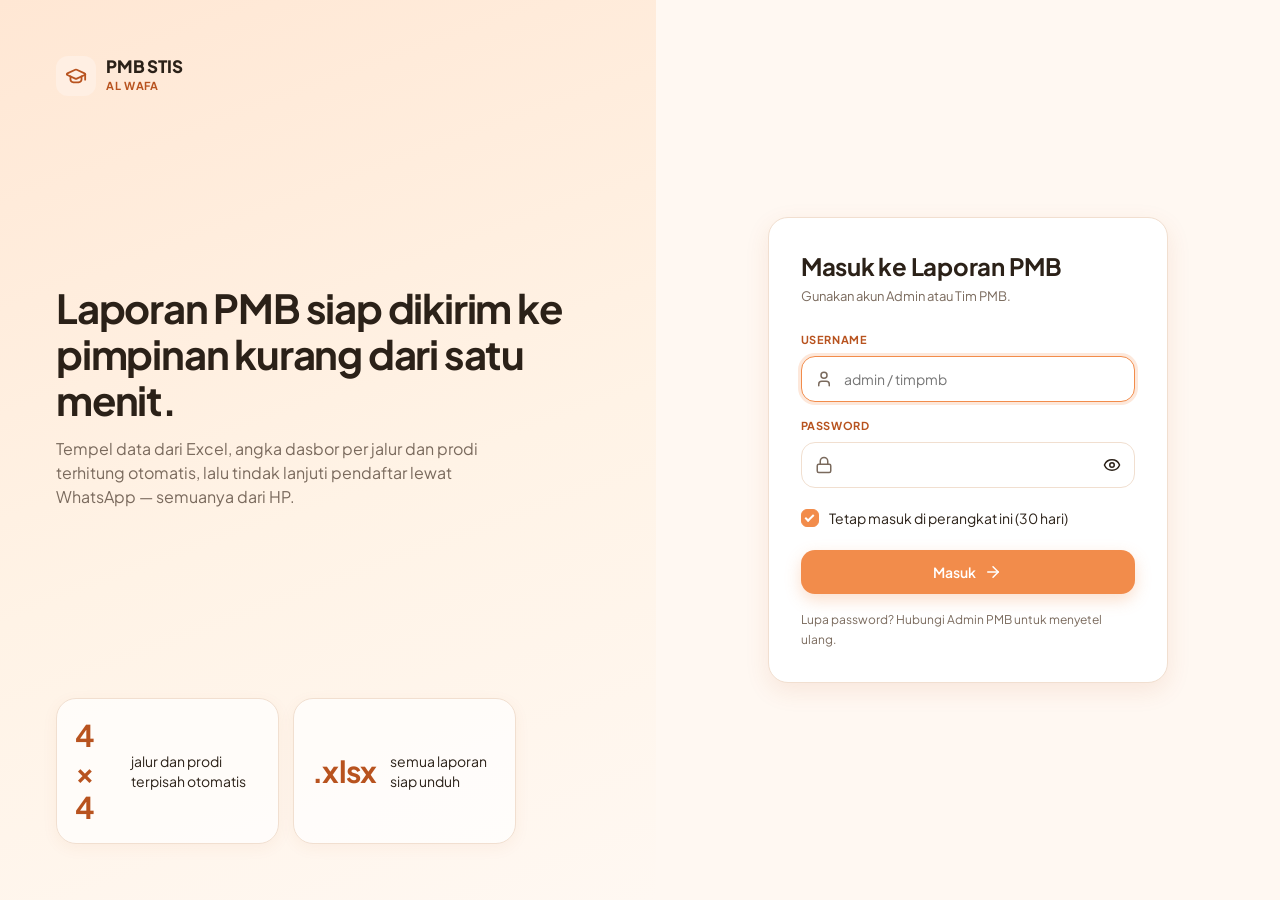
<file: index.html>
<!doctype html>
<html lang="id">
<head>
<meta charset="utf-8">
<meta name="viewport" content="width=device-width, initial-scale=1, viewport-fit=cover">
<meta name="theme-color" content="#FFF8F2">
<meta name="description" content="Laporan Admin PMB STIS Al Wafa — dasbor pendaftar, program PMB, catatan rapat, dan blast WhatsApp.">
<meta name="robots" content="noindex">
<title>Laporan Admin PMB · STIS Al Wafa</title>
<link rel="preconnect" href="https://script.google.com" crossorigin>
<link rel="preconnect" href="https://script.googleusercontent.com" crossorigin>
<link rel="preconnect" href="https://fonts.googleapis.com">
<link rel="preconnect" href="https://fonts.gstatic.com" crossorigin>
<link rel="stylesheet" href="https://fonts.googleapis.com/css2?family=Plus+Jakarta+Sans:wght@400;500;600;700;800&display=swap">
<link rel="icon" href="data:image/svg+xml,%3Csvg xmlns='http://www.w3.org/2000/svg' viewBox='0 0 32 32'%3E%3Crect width='32' height='32' rx='9' fill='%23FFEFE3'/%3E%3Cpath d='M16 8 5 13l11 5 11-5-11-5Zm-7 7.5V20c0 1.7 3.1 3.5 7 3.5s7-1.8 7-3.5v-4.5' fill='none' stroke='%23B8531F' stroke-width='2' stroke-linejoin='round'/%3E%3C/svg%3E">
<link rel="stylesheet" href="css/style.css?v=1.1.0">
<script defer src="js/config.js?v=1.1.0"></script>
<script defer src="js/icons.js?v=1.1.0"></script>
<script defer src="js/core.js?v=1.1.0"></script>
<script defer src="js/app.js?v=1.1.0"></script>
<script defer src="js/dasbor.js?v=1.1.0"></script>
<script defer src="js/mahasiswa.js?v=1.1.0"></script>
<script defer src="js/program.js?v=1.1.0"></script>
<script defer src="js/rapat.js?v=1.1.0"></script>
<script defer src="js/wa.js?v=1.1.0"></script>
<script defer src="js/kontak.js?v=1.1.0"></script>
<script defer src="js/dokumen.js?v=1.1.0"></script>
<script defer src="js/migrasi.js?v=1.1.0"></script>
<script defer src="js/pengaturan.js?v=1.1.0"></script>
</head>
<body>
<div id="boot" class="boot"><div class="boot-inner"><div class="spin"></div><div>Memuat Laporan PMB…</div></div></div>
<section id="login" class="login" hidden></section>
<div id="shell" class="shell" hidden>
  <aside id="sidebar" class="sidebar" aria-label="Navigasi"></aside>
  <header id="topbar" class="topbar"></header>
  <main id="main" class="main"></main>
  <nav id="bottomnav" class="bottomnav" aria-label="Menu utama"></nav>
</div>
<div id="toasts" class="toasts" role="status" aria-live="polite"></div>
<noscript><p style="padding:24px">Aplikasi ini membutuhkan JavaScript.</p></noscript>
</body>
</html>
</file>
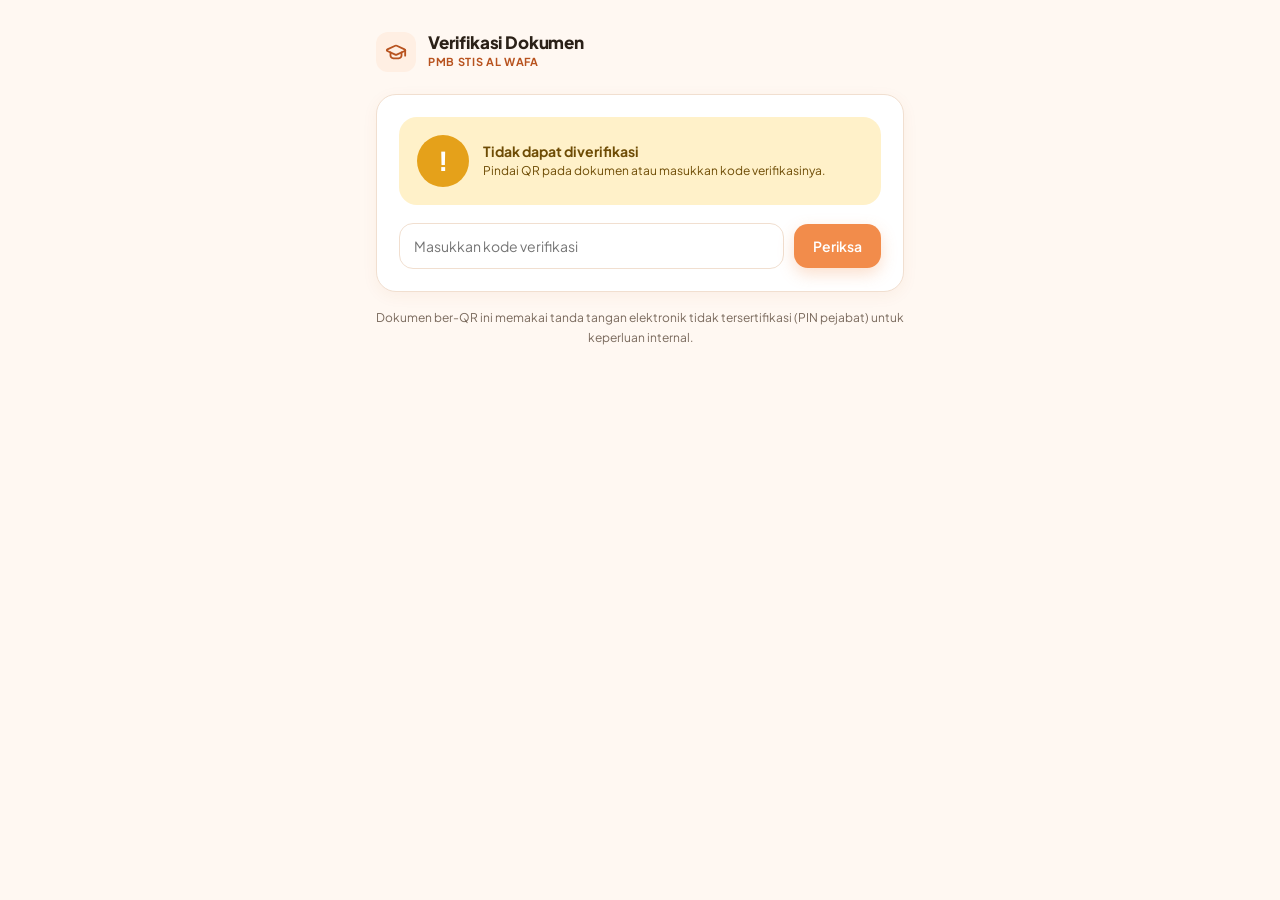
<file: verifikasi.html>
<!doctype html>
<html lang="id">
<head>
<meta charset="utf-8">
<meta name="viewport" content="width=device-width, initial-scale=1, viewport-fit=cover">
<meta name="theme-color" content="#FFF8F2">
<title>Verifikasi Dokumen · PMB STIS Al Wafa</title>
<link rel="preconnect" href="https://fonts.googleapis.com"><link rel="preconnect" href="https://fonts.gstatic.com" crossorigin>
<link rel="stylesheet" href="https://fonts.googleapis.com/css2?family=Plus+Jakarta+Sans:wght@400;500;600;700;800&display=swap">
<link rel="stylesheet" href="css/style.css?v=1.1.0">
<script src="js/config.js?v=1.1.0"></script>
<style>
  .vwrap { max-width: 560px; margin: 0 auto; padding: 32px 16px 48px; }
  .vhead { display: flex; align-items: center; gap: 12px; margin-bottom: 22px; }
  .vstatus { display: flex; align-items: center; gap: 14px; padding: 18px; border-radius: 18px; margin-bottom: 18px; }
  .vstatus .ico { width: 52px; height: 52px; border-radius: 50%; display: grid; place-items: center; font-size: 26px; font-weight: 800; flex: none; }
  .vstatus.sah { background: var(--ok-bg); color: #24573A; } .vstatus.sah .ico { background: #4E9A6B; color: #fff; }
  .vstatus.tarik { background: var(--bad-bg); color: #7E2622; } .vstatus.tarik .ico { background: #D14F4F; color: #fff; }
  .vstatus.galat { background: var(--warn-bg); color: #6E4C05; } .vstatus.galat .ico { background: #E5A11A; color: #fff; }
  code { background: var(--canvas); padding: 2px 6px; border-radius: 6px; font-size: 12px; word-break: break-all; }
</style>
</head>
<body>
<div class="vwrap">
  <div class="vhead"><div class="brand-logo"><svg class="ic lg" viewBox="0 0 24 24" fill="none" stroke="currentColor" stroke-width="2" stroke-linecap="round" stroke-linejoin="round"><path d="M21.42 10.922a1 1 0 0 0-.019-1.838L12.83 5.18a2 2 0 0 0-1.66 0L2.6 9.08a1 1 0 0 0 0 1.832l8.57 3.908a2 2 0 0 0 1.66 0z"/><path d="M22 10v6"/><path d="M6 12.5V16a6 3 0 0 0 12 0v-3.5"/></svg></div>
    <div><div class="brand-name">Verifikasi Dokumen</div><div class="brand-sub">PMB STIS Al Wafa</div></div></div>
  <div class="card card-pad" id="isi"><div class="empty"><span class="spin"></span><div>Memeriksa kode verifikasi…</div></div></div>
  <div class="card card-pad mt16" id="cekPdf" hidden>
    <h3 class="h3">Cek keaslian berkas PDF</h3>
    <p class="sub mb16">Pilih PDF yang Anda terima. Sidik digitalnya dihitung di perangkat Anda (berkas tidak diunggah) lalu dibandingkan dengan arsip.</p>
    <input type="file" accept="application/pdf" id="pdf" class="input">
    <div id="hasilPdf" class="mt12"></div>
  </div>
  <p class="help mt16" style="text-align:center">Dokumen ber-QR ini memakai tanda tangan elektronik tidak tersertifikasi (PIN pejabat) untuk keperluan internal.</p>
</div>
<script>
(function () {
  var esc = function (s) { return String(s == null ? '' : s).replace(/[&<>"']/g, function (c) { return { '&': '&amp;', '<': '&lt;', '>': '&gt;', '"': '&quot;', "'": '&#39;' }[c]; }); };
  var BLN = ['Januari', 'Februari', 'Maret', 'April', 'Mei', 'Juni', 'Juli', 'Agustus', 'September', 'Oktober', 'November', 'Desember'];
  var tgl = function (s) { var d = new Date(s); return isNaN(d) ? '-' : d.getDate() + ' ' + BLN[d.getMonth()] + ' ' + d.getFullYear() + ', ' + String(d.getHours()).padStart(2, '0') + ':' + String(d.getMinutes()).padStart(2, '0') + ' WIB'; };
  var k = (new URLSearchParams(location.search).get('k') || '').trim(), box = document.getElementById('isi'), hashArsip = '';
  function galat(m) { box.innerHTML = '<div class="vstatus galat"><div class="ico">!</div><div><b>Tidak dapat diverifikasi</b><div class="small">' + esc(m) + '</div></div></div>' +
    '<form id="f" class="row"><input class="input" name="k" placeholder="Masukkan kode verifikasi" value="' + esc(k) + '" style="flex:1"><button class="btn btn-primary">Periksa</button></form>'; }
  if (!k) return galat('Pindai QR pada dokumen atau masukkan kode verifikasinya.');
  if (!window.GAS_URL || /XXXX/.test(window.GAS_URL)) return galat('Alamat server verifikasi belum diatur.');
  fetch(window.GAS_URL + (window.GAS_URL.indexOf('?') > -1 ? '&' : '?') + 'action=verifikasi&k=' + encodeURIComponent(k), { redirect: 'follow', cache: 'no-store' })
    .then(function (r) { return r.json(); })
    .then(function (r) {
      if (!r.success) return galat(r.message);
      var d = r.data, sah = d.status === 'SAH'; hashArsip = d.hashPdf || '';
      box.innerHTML = '<div class="vstatus ' + (sah ? 'sah' : 'tarik') + '"><div class="ico">' + (sah ? '✓' : '✕') + '</div><div><b style="font-size:18px">' + (sah ? 'Dokumen SAH' : 'Dokumen DITARIK') + '</b><div class="small">' + (sah ? 'Tercatat resmi di sistem ' + esc(d.institusi) + '.' : 'Dokumen ini sudah ditarik dan tidak berlaku lagi.') + '</div></div></div>' +
        '<dl class="kv-list"><dt>Jenis</dt><dd>' + esc(d.jenis) + '</dd><dt>Nomor</dt><dd>' + esc(d.nomor) + '</dd><dt>Diterbitkan</dt><dd>' + tgl(d.terbit) + '</dd><dt>Instansi</dt><dd>' + esc(d.institusi) + '</dd>' +
        (d.slot ? '<dt>QR untuk</dt><dd>Penanda tangan slot ' + d.slot + '</dd>' : '') + '</dl><hr class="divider"><div class="flabel mb8">Penanda tangan</div>' +
        d.penandatangan.map(function (t) { return '<div class="row mb8" style="flex-wrap:nowrap;' + (d.slot && d.slot !== t.slot ? 'opacity:.6' : '') + '"><span class="avatar sm soft">' + esc((t.nama || '?').charAt(0)) + '</span><div><b>' + esc(t.nama) + '</b><div class="small muted">' + esc(t.jabatan || t.label) + ' · ' + esc(t.metode === 'BYPASS' ? 'disetujui admin (bypass)' : t.metode ? 'PIN pejabat' : '') + (t.waktu ? ' · ' + tgl(t.waktu) : '') + '</div></div></div>'; }).join('') +
        '<p class="help mt12">Kode: <code>' + esc(k) + '</code></p>';
      if (hashArsip) document.getElementById('cekPdf').hidden = false;
    })
    .catch(function () { galat('Server verifikasi tidak dapat dihubungi. Coba lagi beberapa saat.'); });
  document.getElementById('pdf').addEventListener('change', function (e) {
    var f = e.target.files[0], out = document.getElementById('hasilPdf'); if (!f) return;
    f.arrayBuffer().then(function (b) { return crypto.subtle.digest('SHA-256', b); }).then(function (h) {
      var hex = Array.from(new Uint8Array(h)).map(function (x) { return ('0' + x.toString(16)).slice(-2); }).join('');
      out.innerHTML = hex === hashArsip ? '<div class="callout ok">✓ Berkas identik dengan arsip resmi — tidak ada perubahan.</div>' : '<div class="callout bad">✕ Berkas berbeda dengan arsip resmi. Isi PDF mungkin telah diubah setelah diterbitkan.</div>';
    });
  });
})();
</script>
</body>
</html>
</file>
<file: css/style.css>
/* =====================================================================
   Laporan Admin PMB STIS AL WAFA — Design System (DESIGN.md)
   Warm institutional: krem hangat, orange soft, terracotta untuk angka.
   ===================================================================== */
:root {
  --primary: #F28C4B; --primary-dark: #B8531F; --primary-tint: #FFEFE3; --primary-ring: rgba(242,140,75,.20);
  --canvas: #FFF8F2; --surface: #FFFFFF; --border: #F1DFD0; --border-soft: #F7EADF;
  --text: #2B2118; --muted: #7A6A5D; --muted-2: #A08F82;
  --rose-bg: #FBE3E0; --rose-fg: #9E372D; --butter-bg: #FFF1C9; --butter-fg: #8A6409;
  --sage-bg: #E1F0E4; --sage-fg: #2D6B43; --cream-bg: #FFF3E6; --cream-fg: #A0521C;
  --blue-bg: #E4EFF8; --blue-fg: #285E8C;
  --ok-bg: #DFF1E5; --ok-fg: #3F8A5C; --warn-bg: #FFF1C9; --warn-fg: #A9720C;
  --bad-bg: #FCE4E1; --bad-fg: #C8443F; --info-bg: #E4EFF8; --info-fg: #3570A3;
  --wa-dark: #0B5E50; --wa-bubble: #DCF8C6; --wa-bg: #EFE7DD;
  --sh-1: 0 4px 16px rgba(184,83,31,.06); --sh-2: 0 8px 24px rgba(184,83,31,.10); --sh-3: 0 16px 36px rgba(43,33,24,.12);
  --r-kpi: 20px; --r: 14px; --r-sm: 10px; --r-full: 999px;
  --side-w: 248px; --top-h: 72px; --bottom-h: 66px;
  --font: 'Plus Jakarta Sans', system-ui, -apple-system, 'Segoe UI', Roboto, sans-serif;
  --safe-b: env(safe-area-inset-bottom, 0px);
}
*, *::before, *::after { box-sizing: border-box; }
html { -webkit-text-size-adjust: 100%; }
body { margin: 0; font-family: var(--font); font-size: 14px; line-height: 20px; color: var(--text); background: var(--canvas);
  -webkit-font-smoothing: antialiased; font-feature-settings: 'tnum' 0; }
h1, h2, h3, h4, p { margin: 0; }
button, input, select, textarea { font: inherit; color: inherit; }
a { color: var(--primary-dark); text-decoration: none; }
a:hover { text-decoration: underline; }
[hidden] { display: none !important; }
.num, .tabnum, table td.r { font-variant-numeric: tabular-nums; }
:focus-visible { outline: 2px solid var(--primary); outline-offset: 2px; border-radius: 6px; }
@media (prefers-reduced-motion: reduce) { * { animation-duration: .01ms !important; transition-duration: .01ms !important; } }
svg.ic { width: 18px; height: 18px; flex: none; vertical-align: middle; }
svg.ic.sm { width: 15px; height: 15px; } svg.ic.lg { width: 22px; height: 22px; } svg.ic.xl { width: 28px; height: 28px; }

/* ----------------------------- Boot & login ----------------------------- */
.boot { position: fixed; inset: 0; display: grid; place-items: center; background: var(--canvas); z-index: 50; }
.boot-inner { display: grid; justify-items: center; gap: 14px; color: var(--muted); }
.spin { width: 28px; height: 28px; border-radius: 50%; border: 3px solid var(--primary-tint); border-top-color: var(--primary); animation: spin .8s linear infinite; }
.spin.sm { width: 16px; height: 16px; border-width: 2px; }
@keyframes spin { to { transform: rotate(360deg); } }
.login { min-height: 100vh; display: grid; grid-template-columns: 1.05fr 1fr; }
.login-art { background: linear-gradient(160deg, #FFE7D4 0%, #FFF3E6 55%, #FFF8F2 100%); padding: 56px; display: flex; flex-direction: column; justify-content: space-between; position: relative; overflow: hidden; }
.login-art .stat-grid { display: grid; grid-template-columns: repeat(2, minmax(0, 1fr)); gap: 14px; max-width: 460px; }
.login-art .stat { background: rgba(255,255,255,.72); border: 1px solid var(--border); border-radius: var(--r-kpi); padding: 18px; }
.login-art .stat b { display: block; font-size: 30px; line-height: 36px; color: var(--primary-dark); letter-spacing: -.02em; }
.login-art h1 { font-size: 40px; line-height: 46px; letter-spacing: -.03em; max-width: 520px; }
.login-art p.lead { color: var(--muted); font-size: 16px; line-height: 24px; max-width: 460px; margin-top: 14px; }
.login-form-wrap { display: grid; place-items: center; padding: 32px 20px; }
.login-card { width: 100%; max-width: 400px; background: var(--surface); border: 1px solid var(--border); border-radius: var(--r-kpi); box-shadow: var(--sh-2); padding: 32px; }
.login-card h2 { font-size: 24px; line-height: 32px; letter-spacing: -.01em; }
.login-card .sub { color: var(--muted); margin: 4px 0 24px; }
.login-err { background: var(--bad-bg); color: var(--bad-fg); border-radius: var(--r-sm); padding: 10px 12px; font-size: 13px; margin-bottom: 14px; display: flex; gap: 8px; align-items: flex-start; }
@media (max-width: 900px) { .login { grid-template-columns: 1fr; } .login-art { display: none; } }

/* -------------------------------- Brand -------------------------------- */
.brand { display: flex; align-items: center; gap: 10px; min-width: 0; }
.brand-logo { width: 40px; height: 40px; border-radius: 12px; background: var(--primary-tint); color: var(--primary-dark); display: grid; place-items: center; flex: none; }
.brand-name { white-space: nowrap; font-weight: 800; font-size: 17px; line-height: 20px; letter-spacing: -.01em; }
.brand-sub { font-size: 11px; font-weight: 700; letter-spacing: .06em; color: var(--primary-dark); text-transform: uppercase; }
.ta-chip { font-size: 10.5px; font-weight: 700; padding: 3px 8px; border-radius: var(--r-full); background: var(--primary-tint); color: var(--primary-dark); border: 1px solid #F8D3B8; white-space: nowrap; }

/* -------------------------------- Shell -------------------------------- */
.shell { min-height: 100vh; }
.sidebar { position: fixed; top: 0; left: 0; bottom: 0; width: var(--side-w); background: var(--surface); border-right: 1px solid var(--border); display: flex; flex-direction: column; z-index: 20; }
.sidebar .brand { height: var(--top-h); padding: 0 14px; border-bottom: 1px solid var(--border); }
.side-scroll { flex: 1; overflow-y: auto; padding: 18px 12px; }
.side-group { margin-bottom: 18px; }
.side-label { font-size: 11px; font-weight: 700; letter-spacing: .08em; color: var(--muted); padding: 0 12px 8px; text-transform: uppercase; }
.side-link { display: flex; align-items: center; gap: 12px; padding: 11px 12px; border-radius: 12px; color: var(--text); font-weight: 500; position: relative; cursor: pointer; border: 0; background: none; width: 100%; text-align: left; }
.side-link:hover { background: var(--canvas); text-decoration: none; }
.side-link.on { background: var(--primary-tint); color: var(--primary-dark); font-weight: 600; }
.side-link.on::before { content: ''; position: absolute; left: -12px; top: 8px; bottom: 8px; width: 4px; border-radius: 0 4px 4px 0; background: var(--primary); }
.side-link .tag { margin-left: auto; font-size: 11px; font-weight: 600; padding: 1px 8px; border-radius: var(--r-full); background: var(--rose-bg); color: var(--rose-fg); }
.side-foot { padding: 12px; border-top: 1px solid var(--border); }
.topbar { position: sticky; top: 0; z-index: 15; height: var(--top-h); margin-left: var(--side-w); background: rgba(255,248,242,.92); backdrop-filter: blur(10px); border-bottom: 1px solid var(--border);
  display: flex; align-items: center; gap: 14px; padding: 0 28px; }
.topbar .mbrand { display: none; }
.crumb { display: flex; align-items: center; gap: 8px; color: var(--muted); font-size: 13px; white-space: nowrap; }
.crumb b { color: var(--text); font-weight: 600; }
.role-chip { display: inline-flex; align-items: center; gap: 6px; font-size: 11px; font-weight: 700; letter-spacing: .04em; padding: 5px 12px; border-radius: var(--r-full); background: var(--primary-tint); color: var(--primary-dark); border: 1px solid #F8D3B8; text-transform: uppercase; white-space: nowrap; }
.role-chip::before { content: ''; width: 7px; height: 7px; border-radius: 50%; background: var(--primary); }
.sync-chip { display: inline-flex; align-items: center; gap: 8px; font-size: 12px; color: var(--muted); padding: 6px 12px; border-radius: var(--r-full); border: 1px solid var(--border); background: var(--surface); cursor: pointer; white-space: nowrap; }
.sync-chip.busy svg { animation: spin 1s linear infinite; }
.top-spacer { flex: 1; }
.user-btn { display: flex; align-items: center; gap: 10px; background: none; border: 0; cursor: pointer; padding: 6px; border-radius: 14px; text-align: right; }
.user-btn:hover { background: var(--primary-tint); }
.user-btn .nm { font-weight: 700; font-size: 14px; line-height: 18px; }
.user-btn .jb { font-size: 11px; color: var(--muted); }
.avatar { width: 38px; height: 38px; border-radius: 50%; display: grid; place-items: center; background: var(--primary-dark); color: #fff; font-weight: 700; font-size: 13px; flex: none; }
.avatar.soft { background: var(--primary-tint); color: var(--primary-dark); }
.avatar.sm { width: 32px; height: 32px; font-size: 12px; }
main.main { margin-left: var(--side-w); padding: 32px 40px 48px; max-width: calc(1440px + var(--side-w)); }
.page { animation: fadeIn .18s ease-out; }
@keyframes fadeIn { from { opacity: .4; } to { opacity: 1; } }
.bottomnav { display: none; }
.menu-pop { position: fixed; top: 64px; right: 16px; width: 280px; background: var(--surface); border: 1px solid var(--border); border-radius: var(--r); box-shadow: var(--sh-3); z-index: 40; padding: 8px; max-height: calc(100vh - 90px); overflow-y: auto; }
.menu-pop .who { padding: 10px 12px 12px; border-bottom: 1px solid var(--border); margin-bottom: 6px; }
.menu-pop .side-link { padding: 10px 12px; }
.menu-pop hr { border: 0; border-top: 1px solid var(--border); margin: 6px 0; }

@media (max-width: 1024px) {
  .sidebar { display: none; }
  .topbar { margin-left: 0; height: 60px; padding: 0 14px; gap: 10px; }
  .topbar .mbrand { display: flex; }
  .topbar .crumb, .topbar .role-chip, .topbar .sync-chip .txt { display: none; }
  .user-btn .who-txt { display: none; }
  main.main { margin-left: 0; padding: 18px 16px calc(var(--bottom-h) + 28px + var(--safe-b)); }
  .bottomnav { display: grid; grid-template-columns: repeat(4, 1fr); position: fixed; left: 0; right: 0; bottom: 0; z-index: 25; background: rgba(255,255,255,.96); backdrop-filter: blur(12px);
    border-top: 1px solid var(--border); padding: 6px 8px calc(6px + var(--safe-b)); }
  .bn { display: grid; justify-items: center; gap: 3px; padding: 7px 4px; border-radius: 16px; font-size: 11px; font-weight: 600; color: var(--muted); border: 0; background: none; cursor: pointer; min-height: 52px; }
  .bn.on { color: var(--primary-dark); background: var(--primary-tint); }
  .menu-pop { top: 58px; right: 10px; left: 10px; width: auto; }
}
@media (min-width: 1025px) and (max-width: 1280px) { main.main { padding: 28px 28px 40px; } }

/* ------------------------------ Page head ------------------------------ */
.page-head { display: flex; align-items: flex-end; justify-content: space-between; gap: 20px; margin-bottom: 24px; flex-wrap: wrap; }
.page-head .ttl { min-width: 0; flex: 1 1 380px; }
.eyebrow { display: inline-flex; align-items: center; gap: 8px; flex-wrap: wrap; margin-bottom: 10px; font-size: 12px; color: var(--muted); }
.eyebrow .pill { font-size: 11px; font-weight: 700; letter-spacing: .05em; padding: 3px 10px; border-radius: 6px; background: var(--primary-tint); color: var(--primary-dark); border: 1px solid #F8D3B8; text-transform: uppercase; }
.eyebrow .dot { width: 4px; height: 4px; border-radius: 50%; background: var(--muted-2); }
h1.h1 { font-size: 32px; line-height: 40px; font-weight: 700; letter-spacing: -.02em; }
.page-head .lead { color: var(--muted); margin-top: 6px; max-width: 680px; }
.head-actions { display: flex; gap: 10px; flex-wrap: wrap; align-items: center; }
.meta-line { display: flex; align-items: center; gap: 6px; color: var(--muted); font-size: 12px; margin-top: 6px; }
@media (max-width: 768px) { h1.h1 { font-size: 26px; line-height: 34px; } .page-head { margin-bottom: 16px; gap: 12px; } .head-actions { width: 100%; gap: 8px; } .head-actions .btn { flex: 1 1 140px; padding: 0 12px; font-size: 13px; } .head-actions .btn-primary { flex-basis: 100%; } }

/* ------------------------------- Buttons ------------------------------- */
.btn { display: inline-flex; align-items: center; justify-content: center; gap: 8px; min-height: 44px; padding: 0 18px; border-radius: var(--r); border: 1px solid transparent;
  font-weight: 600; font-size: 14px; cursor: pointer; white-space: nowrap; transition: background .15s, box-shadow .15s, transform .1s; text-decoration: none !important; }
.btn:active { transform: translateY(1px); }
.btn:disabled { opacity: .55; cursor: not-allowed; }
.btn-primary { background: var(--primary); color: #fff; box-shadow: 0 6px 16px rgba(242,140,75,.28); }
.btn-primary:hover { background: #EC7F3A; } .btn-primary:active { background: var(--primary-dark); }
.btn-dark { background: var(--primary-dark); color: #fff; }
.btn-soft { background: var(--primary-tint); color: var(--primary-dark); }
.btn-soft:hover { background: #FFE4D0; }
.btn-white { background: var(--surface); color: var(--text); border-color: var(--border); box-shadow: var(--sh-1); }
.btn-white:hover { border-color: #EBCDB7; }
.btn-ghost { background: transparent; color: var(--text); }
.btn-ghost:hover { background: var(--primary-tint); }
.btn-danger { background: var(--bad-bg); color: var(--bad-fg); }
.btn-danger:hover { background: #F9D3CE; }
.btn-ok { background: var(--ok-bg); color: var(--ok-fg); }
.btn-sm { min-height: 34px; padding: 0 12px; font-size: 13px; border-radius: 10px; }
.btn-icon { width: 40px; min-height: 40px; padding: 0; border-radius: 12px; }
.btn-icon.sm { width: 34px; min-height: 34px; }
.btn .admin-tag { font-size: 10px; font-weight: 800; letter-spacing: .06em; padding: 2px 7px; border-radius: 6px; background: rgba(255,255,255,.25); }
.btn-block { width: 100%; }
@media (pointer: coarse) { .btn { min-height: 48px; } .btn-sm { min-height: 40px; } .btn-icon { width: 44px; min-height: 44px; } }

/* -------------------------------- Chips -------------------------------- */
.chips { display: flex; gap: 8px; flex-wrap: wrap; align-items: center; }
.chip { display: inline-flex; align-items: center; gap: 6px; padding: 7px 14px; border-radius: var(--r-full); border: 1px solid var(--border); background: var(--surface); font-size: 13px; font-weight: 500; cursor: pointer; white-space: nowrap; color: var(--text); }
.chip:hover { border-color: #EBCDB7; }
.chip.on { background: var(--primary-dark); color: #fff; border-color: var(--primary-dark); }
.chip.soft-on { background: var(--primary-tint); color: var(--primary-dark); border-color: #F8D3B8; font-weight: 600; }
.chip .n { font-size: 11px; font-weight: 700; padding: 1px 7px; border-radius: var(--r-full); background: var(--primary-tint); color: var(--primary-dark); }
.chip.on .n { background: rgba(255,255,255,.22); color: #fff; }
.chip-row-label { font-size: 11px; font-weight: 700; letter-spacing: .06em; color: var(--muted); text-transform: uppercase; margin-right: 4px; }
.badge { display: inline-flex; align-items: center; gap: 5px; padding: 4px 10px; border-radius: var(--r-full); font-size: 11px; font-weight: 700; letter-spacing: .02em; white-space: nowrap; line-height: 14px; }
.badge::before { content: ''; width: 6px; height: 6px; border-radius: 50%; background: currentColor; opacity: .85; }
.badge.plain::before { display: none; }
.b-ok { background: var(--ok-bg); color: var(--ok-fg); } .b-warn { background: var(--warn-bg); color: var(--warn-fg); }
.b-bad { background: var(--bad-bg); color: var(--bad-fg); } .b-info { background: var(--info-bg); color: var(--info-fg); }
.b-mute { background: #F3ECE6; color: var(--muted); } .b-peach { background: var(--primary-tint); color: var(--primary-dark); }
.tag-mini { display: inline-flex; align-items: center; gap: 4px; padding: 3px 9px; border-radius: 8px; font-size: 11px; font-weight: 600; background: var(--canvas); border: 1px solid var(--border); color: var(--muted); white-space: nowrap; }

/* -------------------------------- Cards -------------------------------- */
.card { background: var(--surface); border: 1px solid var(--border); border-radius: var(--r-kpi); box-shadow: var(--sh-1); }
.card-pad { padding: 22px; }
.card-head { display: flex; align-items: center; justify-content: space-between; gap: 12px; padding: 20px 22px 0; flex-wrap: wrap; }
.card-head h3, .h3 { font-size: 18px; line-height: 26px; font-weight: 700; letter-spacing: -.01em; }
.card-head .sub, .sub { color: var(--muted); font-size: 13px; }
.section-title { display: flex; align-items: center; gap: 10px; font-size: 18px; line-height: 26px; font-weight: 700; margin-bottom: 14px; }
.section-title .bar { width: 6px; height: 22px; border-radius: 4px; background: var(--primary); }
.grid { display: grid; gap: 20px; }
.g2 { grid-template-columns: repeat(2, minmax(0, 1fr)); } .g3 { grid-template-columns: repeat(3, minmax(0, 1fr)); } .g4 { grid-template-columns: repeat(4, minmax(0, 1fr)); }
.g-side { grid-template-columns: minmax(0, 1fr) 360px; align-items: start; }
.g-side-wide { grid-template-columns: minmax(0, 1fr) 400px; align-items: start; }
.grid > *, .dash-grid > * { min-width: 0; }
@media (max-width: 1280px) { .g4 { grid-template-columns: repeat(2, minmax(0, 1fr)); } .g-side, .g-side-wide { grid-template-columns: minmax(0, 1fr); } }
@media (max-width: 768px) { .g2, .g3, .g4 { grid-template-columns: 1fr; } .grid { gap: 14px; } .card-pad { padding: 16px; } .card-head { padding: 16px 16px 0; } }
.sticky { position: sticky; top: calc(var(--top-h) + 20px); }
@media (max-width: 1280px) { .sticky { position: static; } }

/* ------------------------------ Stat cards ----------------------------- */
.stat-row { display: grid; grid-template-columns: repeat(auto-fit, minmax(200px, 1fr)); gap: 16px; margin-bottom: 22px; }
.stat { background: var(--surface); border: 1px solid var(--border); border-radius: var(--r-kpi); padding: 18px; display: flex; gap: 14px; align-items: center; box-shadow: var(--sh-1); min-width: 0; }
.stat .ico { width: 46px; height: 46px; border-radius: 14px; display: grid; place-items: center; background: var(--primary-tint); color: var(--primary-dark); flex: none; }
.stat .lbl { font-size: 11px; font-weight: 700; letter-spacing: .05em; color: var(--muted); text-transform: uppercase; }
.stat .val { font-size: 22px; line-height: 30px; font-weight: 700; letter-spacing: -.01em; font-variant-numeric: tabular-nums; }
.stat .val small { font-size: 12px; color: var(--muted); font-weight: 500; margin-left: 4px; }
.stat .val.hero { color: var(--primary-dark); }
.stat.clickable { cursor: pointer; } .stat.clickable:hover { box-shadow: var(--sh-2); transform: translateY(-1px); }
.stat.on { border-color: var(--primary); box-shadow: 0 0 0 3px var(--primary-ring); }
@media (max-width: 768px) { .stat-row { grid-template-columns: repeat(2, minmax(0, 1fr)); gap: 10px; margin-bottom: 16px; } .stat { padding: 12px; gap: 10px; } .stat .ico { width: 36px; height: 36px; border-radius: 10px; } .stat .val { font-size: 18px; line-height: 24px; } }

/* ------------------------------ Mini KPI ------------------------------- */
.mini-kpis { display: grid; grid-template-columns: repeat(6, minmax(0, 1fr)); gap: 12px; }
.mk { border-radius: 16px; padding: 14px 14px 12px; background: var(--cream-bg); min-width: 0; }
.mk .l { font-size: 11px; font-weight: 700; letter-spacing: .04em; text-transform: uppercase; display: flex; justify-content: space-between; gap: 6px; }
.mk .v { font-size: 30px; line-height: 36px; font-weight: 700; letter-spacing: -.02em; margin-top: 6px; font-variant-numeric: tabular-nums; }
.mk .v small { font-size: 12px; font-weight: 500; margin-left: 4px; opacity: .8; letter-spacing: 0; }
.mk.k1 { background: var(--cream-bg); color: var(--text); } .mk.k1 .v { color: var(--primary-dark); }
.mk.k2 { background: var(--cream-bg); color: var(--primary-dark); } .mk.k3 { background: var(--cream-bg); color: var(--cream-fg); }
.mk.k4 { background: #F6F0EA; color: var(--muted); } .mk.k5 { background: var(--sage-bg); color: var(--sage-fg); } .mk.k6 { background: var(--bad-bg); color: var(--bad-fg); }
@media (max-width: 1280px) { .mini-kpis { grid-template-columns: repeat(3, minmax(0, 1fr)); } }
@media (max-width: 768px) { .mini-kpis { gap: 8px; } .mk { padding: 10px; text-align: center; } .mk .l { justify-content: center; font-size: 10px; } .mk .v { font-size: 22px; line-height: 26px; margin-top: 2px; } .mk .l svg { display: none; } }

/* ------------------------------ Dashboard ------------------------------ */
.dash-grid { display: grid; grid-template-columns: repeat(2, minmax(0, 1fr)); gap: 22px; }
.phase { position: relative; background: var(--surface); border: 1px solid var(--border); border-radius: var(--r-kpi); box-shadow: var(--sh-1); padding: 22px; overflow: hidden; }
.phase::before { content: ''; position: absolute; left: 0; right: 0; top: 0; height: 4px; background: var(--accent, var(--primary)); }
.phase-top { display: flex; justify-content: space-between; gap: 10px; align-items: flex-start; }
.phase-label { display: flex; align-items: center; gap: 10px; font-size: 11px; font-weight: 700; letter-spacing: .06em; text-transform: uppercase; color: var(--muted); }
.phase-label .fase { padding: 3px 9px; border-radius: 6px; background: var(--tint, var(--primary-tint)); color: var(--fg, var(--primary-dark)); }
.phase-ico { width: 46px; height: 46px; border-radius: 14px; background: var(--tint, var(--primary-tint)); color: var(--fg, var(--primary-dark)); display: grid; place-items: center; flex: none; }
.hero-num { display: flex; align-items: baseline; gap: 12px; margin: 8px 0 16px; }
.hero-num b { font-size: 48px; line-height: 52px; font-weight: 700; letter-spacing: -.03em; color: var(--primary-dark); font-variant-numeric: tabular-nums; }
.hero-num span { color: var(--muted); font-size: 13px; }
.jalur-grid { display: grid; grid-template-columns: repeat(2, minmax(0, 1fr)); gap: 10px; }
.jalur-grid.n1 { grid-template-columns: minmax(0, 1fr); }
@media (max-width: 1100px) and (min-width: 769px) { .jalur-grid.n4 { grid-template-columns: repeat(4, minmax(0, 1fr)); } }
.jbox { border-radius: 16px; background: var(--tint, var(--primary-tint)); padding: 12px; min-width: 0; }
.jbox .jh { display: flex; justify-content: space-between; align-items: baseline; gap: 6px; margin-bottom: 8px; }
.jbox .jh span { font-size: 12px; font-weight: 700; color: var(--fg, var(--primary-dark)); }
.jbox .jh b { font-size: 20px; font-weight: 700; font-variant-numeric: tabular-nums; }
.pgrid { display: grid; grid-template-columns: repeat(2, minmax(0, 1fr)); gap: 6px; }
.pcell { background: rgba(255,255,255,.75); border-radius: 8px; padding: 5px 7px; font-size: 11px; color: var(--muted); display: flex; justify-content: space-between; gap: 4px; }
.pcell b { color: var(--text); font-variant-numeric: tabular-nums; }
.undur-box { margin-top: 14px; border: 1px dashed #EBB1AA; background: #FFF6F5; border-radius: 16px; padding: 12px; --tint: var(--rose-bg); --fg: var(--rose-fg); }
.undur-box .uh { display: flex; justify-content: space-between; align-items: center; font-size: 11px; font-weight: 700; letter-spacing: .05em; color: var(--rose-fg); text-transform: uppercase; margin-bottom: 10px; }
.undur-box .uh .tot { background: var(--surface); padding: 3px 10px; border-radius: var(--r-full); letter-spacing: 0; }
.undur-box .jbox { background: var(--surface); }
.conv { margin-top: 14px; background: var(--canvas); border: 1px solid var(--border); border-radius: 16px; padding: 14px; }
.conv .ch { display: flex; justify-content: space-between; font-size: 12px; color: var(--muted); }
.conv .ch b { color: var(--primary-dark); font-size: 15px; }
.progress { height: 8px; border-radius: var(--r-full); background: #F3E6DA; overflow: hidden; margin: 8px 0; }
.progress > i { display: block; height: 100%; border-radius: inherit; background: var(--primary); transition: width .4s; }
.progress.thin { height: 6px; } .progress.ok > i { background: #4E9A6B; } .progress.dark > i { background: var(--primary-dark); }
.info-row { display: grid; grid-template-columns: minmax(0, 1fr) auto; gap: 4px 10px; align-items: center; margin-bottom: 10px; font-size: 13px; }
.info-row .progress { grid-column: 1 / -1; margin: 0; }
.info-row .dot { display: inline-block; width: 8px; height: 8px; border-radius: 50%; background: var(--primary); margin-right: 8px; }
.thf-grid { display: grid; grid-template-columns: repeat(2, minmax(0, 1fr)); gap: 10px; }
.thf { background: var(--blue-bg); border-radius: 16px; padding: 14px; }
.thf .t { display: flex; justify-content: space-between; font-weight: 700; color: var(--blue-fg); font-size: 13px; }
.thf .t span { font-weight: 500; font-size: 11px; color: var(--muted); }
.thf .s { font-size: 11px; color: var(--muted); margin-top: 2px; }
.thf .v { display: flex; justify-content: space-between; align-items: baseline; margin-top: 10px; }
.thf .v b { font-size: 26px; color: var(--blue-fg); font-variant-numeric: tabular-nums; }
.thf .v span { font-size: 11px; color: var(--muted); }
.chart-wrap { position: relative; width: 100%; }
.chart-wrap svg { width: 100%; height: auto; display: block; }
.chart-tip { position: absolute; pointer-events: none; background: var(--text); color: #fff; font-size: 12px; padding: 8px 10px; border-radius: 10px; box-shadow: var(--sh-3); white-space: nowrap; transform: translate(-50%, -110%); }
.legend { display: flex; gap: 18px; justify-content: center; flex-wrap: wrap; font-size: 12px; color: var(--muted); margin-top: 10px; }
.legend i { display: inline-block; width: 10px; height: 10px; border-radius: 50%; margin-right: 6px; vertical-align: -1px; }
.foot-note { display: flex; justify-content: space-between; gap: 12px; flex-wrap: wrap; font-size: 12px; color: var(--muted); padding: 14px 18px; border-radius: 16px; border: 1px solid var(--border); background: var(--surface); margin-top: 22px; }
@media (max-width: 1100px) { .dash-grid { grid-template-columns: 1fr; } }
@media (max-width: 768px) { .phase { padding: 16px; } .hero-num b { font-size: 36px; line-height: 42px; } .dash-grid { gap: 14px; } .jalur-grid { grid-template-columns: 1fr; } .pgrid { grid-template-columns: repeat(4, minmax(0, 1fr)); } .pcell { display: grid; justify-items: center; } }

/* -------------------------------- Tabs --------------------------------- */
.tabs { display: flex; gap: 6px; padding: 6px; background: var(--primary-tint); border-radius: 16px; overflow-x: auto; scrollbar-width: none; }
.tabs::-webkit-scrollbar { display: none; }
.tab { border: 0; background: none; padding: 9px 16px; border-radius: 12px; font-weight: 500; color: var(--muted); cursor: pointer; white-space: nowrap; display: inline-flex; gap: 8px; align-items: center; }
.tab.on { background: var(--surface); color: var(--primary-dark); font-weight: 700; box-shadow: var(--sh-1); }
.tab .n { font-size: 11px; font-weight: 700; padding: 1px 8px; border-radius: var(--r-full); background: rgba(184,83,31,.1); color: var(--primary-dark); }
.utabs { display: flex; gap: 22px; border-bottom: 1px solid var(--border); overflow-x: auto; scrollbar-width: none; }
.utab { border: 0; background: none; padding: 12px 0; font-weight: 500; color: var(--muted); cursor: pointer; white-space: nowrap; position: relative; display: inline-flex; gap: 8px; align-items: center; }
.utab.on { color: var(--primary-dark); font-weight: 700; }
.utab.on::after { content: ''; position: absolute; left: 0; right: 0; bottom: -1px; height: 3px; border-radius: 3px; background: var(--primary); }
.seg { display: inline-flex; padding: 4px; border-radius: 12px; background: var(--canvas); border: 1px solid var(--border); }
.seg button { border: 0; background: none; padding: 7px 14px; border-radius: 9px; font-weight: 600; font-size: 13px; color: var(--muted); cursor: pointer; }
.seg button.on { background: var(--surface); color: var(--primary-dark); box-shadow: var(--sh-1); }
.toolbar { display: flex; gap: 10px; align-items: center; flex-wrap: wrap; }
.toolbar .grow { flex: 1 1 240px; }
.filter-card { background: var(--surface); border: 1px solid var(--border); border-radius: var(--r-kpi); padding: 14px; box-shadow: var(--sh-1); margin-bottom: 18px; }

/* -------------------------------- Forms -------------------------------- */
.field { display: grid; gap: 6px; margin-bottom: 14px; min-width: 0; }
.field > label, .flabel { font-size: 11px; font-weight: 700; letter-spacing: .05em; color: var(--primary-dark); text-transform: uppercase; display: flex; justify-content: space-between; gap: 8px; }
.flabel .opt { color: var(--muted); font-weight: 500; text-transform: none; letter-spacing: 0; }
.input, .select, .textarea { width: 100%; min-height: 46px; border-radius: var(--r); border: 1.5px solid var(--border); background: var(--surface); padding: 10px 14px; transition: border-color .15s, box-shadow .15s; outline: none; }
.input.tinted, .select.tinted, .textarea.tinted { background: #FFF9F4; }
.textarea { min-height: 110px; resize: vertical; line-height: 22px; }
.input:focus, .select:focus, .textarea:focus { border-color: var(--primary); box-shadow: 0 0 0 3px var(--primary-ring); }
.select { appearance: none; padding-right: 38px; background-image: url("data:image/svg+xml,%3Csvg xmlns='http://www.w3.org/2000/svg' width='16' height='16' viewBox='0 0 24 24' fill='none' stroke='%237A6A5D' stroke-width='2'%3E%3Cpath d='m6 9 6 6 6-6'/%3E%3C/svg%3E"); background-repeat: no-repeat; background-position: right 12px center; }
.input-ico { position: relative; }
.input-ico > svg { position: absolute; left: 14px; top: 50%; transform: translateY(-50%); color: var(--muted); pointer-events: none; }
.input-ico > .input { padding-left: 42px; }
.input-ico > .trail { position: absolute; right: 6px; top: 50%; transform: translateY(-50%); }
.help { font-size: 12px; color: var(--muted); }
.check { display: inline-flex; align-items: center; gap: 10px; cursor: pointer; user-select: none; min-height: 32px; }
.check input { appearance: none; width: 18px; height: 18px; border: 1.5px solid #E2C7B5; border-radius: 6px; background: var(--surface); display: grid; place-items: center; margin: 0; cursor: pointer; flex: none; }
.check input:checked { background: var(--primary); border-color: var(--primary); }
.check input:checked::after { content: ''; width: 9px; height: 5px; border: 2px solid #fff; border-top: 0; border-right: 0; transform: rotate(-45deg) translate(1px, -1px); }
.check input[type=radio] { border-radius: 50%; }
.check input[type=radio]:checked { background: var(--surface); border-color: var(--primary); }
.check input[type=radio]:checked::after { width: 8px; height: 8px; border: 0; border-radius: 50%; background: var(--primary); transform: none; }
.switch { position: relative; width: 46px; height: 26px; flex: none; display: inline-block; }
.switch > input[type=checkbox] { appearance: none; -webkit-appearance: none; position: absolute; inset: 0; width: 100%; height: 100%; margin: 0; border: 0; border-radius: var(--r-full); background: #E8D8CB; cursor: pointer; transition: background .15s; display: block; }
.switch > input[type=checkbox]::after, .switch > input[type=checkbox]:checked::after { content: ''; position: absolute; top: 3px; left: 3px; width: 20px; height: 20px; border: 0; border-radius: 50%; background: #fff; box-shadow: 0 1px 3px rgba(0,0,0,.2); transform: none; transition: left .15s; }
.switch > input[type=checkbox]:checked { background: #4E9A6B; } .switch > input[type=checkbox]:checked::after { left: 23px; }
.switch > input[type=checkbox]:disabled { opacity: .5; cursor: not-allowed; }
.row-between { display: flex; justify-content: space-between; align-items: center; gap: 12px; flex-wrap: wrap; }
.row { display: flex; align-items: center; gap: 10px; flex-wrap: wrap; }
.row > .input, .row > .select { min-width: 0; flex: 1 1 160px; }
.stack { display: grid; gap: 12px; grid-template-columns: minmax(0, 1fr); }
.stack > * { min-width: 0; }
.form-grid { display: grid; grid-template-columns: repeat(2, minmax(0, 1fr)); gap: 0 16px; }
@media (max-width: 640px) { .form-grid { grid-template-columns: 1fr; } }
.dropzone { border: 1.5px dashed #EBC4A8; border-radius: var(--r); background: #FFF9F4; padding: 18px; text-align: center; cursor: pointer; display: grid; justify-items: center; gap: 6px; color: var(--muted); font-size: 12px; }
.dropzone:hover, .dropzone.over { border-color: var(--primary); background: var(--primary-tint); }
.dropzone b { color: var(--text); font-size: 13px; }
.file-pill { display: flex; align-items: center; gap: 10px; padding: 10px 12px; border-radius: 12px; background: var(--primary-tint); font-size: 13px; }
.file-pill .grow { flex: 1; min-width: 0; overflow: hidden; text-overflow: ellipsis; white-space: nowrap; }
.var-chip { border: 1px dashed #EBB896; background: #FFF6EE; color: var(--primary-dark); border-radius: 8px; padding: 5px 10px; font-size: 12px; font-weight: 600; cursor: pointer; }
.var-chip:hover { background: var(--primary-tint); }
.pw-meter { display: grid; grid-template-columns: repeat(4, 1fr); gap: 6px; margin-top: 8px; }
.pw-meter i { height: 4px; border-radius: 4px; background: #F0E2D6; }
.pw-meter.s1 i:nth-child(-n+1), .pw-meter.s2 i:nth-child(-n+2), .pw-meter.s3 i:nth-child(-n+3), .pw-meter.s4 i { background: var(--primary); }

/* ------------------------------- Tables -------------------------------- */
.table-card { background: var(--surface); border: 1px solid var(--border); border-radius: var(--r-kpi); box-shadow: var(--sh-1); overflow: hidden; }
.table-wrap { overflow-x: auto; -webkit-overflow-scrolling: touch; }
table.t { width: 100%; border-collapse: collapse; font-size: 13px; }
table.t th { background: #FFF8F2; color: var(--muted); font-size: 11px; font-weight: 700; letter-spacing: .05em; text-transform: uppercase; text-align: left; padding: 14px 16px; white-space: nowrap; border-bottom: 1px solid var(--border); }
table.t td { padding: 14px 16px; border-bottom: 1px solid var(--border-soft); vertical-align: middle; }
table.t tr:last-child td { border-bottom: 0; }
table.t tbody tr:hover td { background: #FFFDFB; }
table.t tbody tr.clickable { cursor: pointer; }
table.t td.r, table.t th.r { text-align: right; }
table.t td.c, table.t th.c { text-align: center; }
table.t .nm { font-weight: 700; } table.t .sm { font-size: 11px; color: var(--muted); }
table.t tr.sel td { background: #FFF6EE; }
.person { display: flex; align-items: center; gap: 12px; min-width: 180px; }
.person .avatar { background: var(--primary-tint); color: var(--primary-dark); }
.hp { display: inline-flex; align-items: center; gap: 6px; font-variant-numeric: tabular-nums; white-space: nowrap; }
.tick { width: 30px; height: 30px; border-radius: 9px; display: grid; place-items: center; }
.tick.y { background: var(--ok-bg); color: var(--ok-fg); } .tick.n { background: #F6F0EA; color: var(--muted-2); }
.table-foot { display: flex; justify-content: space-between; align-items: center; gap: 12px; padding: 12px 16px; border-top: 1px solid var(--border); flex-wrap: wrap; font-size: 13px; color: var(--muted); }
.pager { display: flex; gap: 6px; align-items: center; }
.pager button { min-width: 36px; height: 36px; border-radius: 10px; border: 1px solid var(--border); background: var(--surface); font-weight: 600; cursor: pointer; padding: 0 10px; }
.pager button.on { background: var(--primary-dark); color: #fff; border-color: var(--primary-dark); }
.pager button:disabled { opacity: .45; cursor: default; }
.resp-sel { width: auto; min-width: 168px; min-height: 32px; padding: 4px 30px 4px 10px; border-radius: var(--r-full); font-size: 12px; font-weight: 700; border: 1.5px solid transparent; background-position: right 8px center; }
.mcard .resp-sel { min-width: 0; width: 100%; }

/* ------------------------- Mobile list cards --------------------------- */
.mlist { display: none; gap: 12px; }
.mcard { background: var(--surface); border: 1px solid var(--border); border-radius: var(--r-kpi); padding: 16px; box-shadow: var(--sh-1); }
.mcard .top { display: flex; justify-content: space-between; gap: 10px; align-items: flex-start; }
.mcard .nm { font-weight: 700; font-size: 17px; line-height: 22px; }
.mcard .sub { font-size: 12px; color: var(--muted); margin-top: 2px; }
.mcard .acts { display: flex; gap: 8px; }
.round-btn { width: 40px; height: 40px; border-radius: 50%; display: grid; place-items: center; border: 0; cursor: pointer; flex: none; }
.round-btn.call { background: var(--primary-tint); color: var(--primary-dark); } .round-btn.wa { background: var(--ok-bg); color: var(--ok-fg); }
.kv { display: grid; grid-template-columns: 1fr 1fr; gap: 10px 14px; background: #FFF9F4; border-radius: 14px; padding: 12px 14px; margin: 12px 0; font-size: 13px; }
.kv span { display: block; font-size: 11px; color: var(--muted); }
.kv b { font-weight: 700; }
@media (max-width: 768px) { .desk-only { display: none !important; } .mlist { display: grid; } }
@media (min-width: 769px) { .mob-only { display: none !important; } }

/* ------------------------- Lists (rapat, program) ---------------------- */
.note { background: var(--surface); border: 1px solid var(--border); border-radius: var(--r-kpi); padding: 20px; box-shadow: var(--sh-1); margin-bottom: 16px; }
.note h3 { font-size: 18px; line-height: 26px; margin: 12px 0 6px; }
.note .body { color: #4C3F35; white-space: pre-line; display: -webkit-box; -webkit-line-clamp: 4; -webkit-box-orient: vertical; overflow: hidden; }
.note .body.open { -webkit-line-clamp: unset; }
.decision { background: #FFF1E6; border-radius: 16px; padding: 14px 16px; margin-top: 14px; }
.decision .dh { display: flex; gap: 8px; align-items: center; font-size: 11px; font-weight: 800; letter-spacing: .06em; color: var(--primary-dark); text-transform: uppercase; margin-bottom: 8px; }
.decision .dbody { white-space: pre-line; font-size: 14px; line-height: 22px; }
.note-foot { display: flex; justify-content: space-between; align-items: center; gap: 12px; margin-top: 14px; flex-wrap: wrap; font-size: 12px; color: var(--muted); }
.date-chip { display: inline-flex; align-items: center; gap: 6px; padding: 4px 10px; border-radius: 8px; background: var(--primary-tint); color: var(--primary-dark); font-size: 12px; font-weight: 700; }
.attach { display: inline-flex; align-items: center; gap: 6px; padding: 4px 12px; border-radius: var(--r-full); background: var(--primary-tint); color: var(--primary-dark); font-size: 12px; font-weight: 600; cursor: pointer; border: 0; }
.attach:hover { background: #FFE4D0; }
.cat-card { background: var(--surface); border: 1px solid var(--border); border-radius: var(--r-kpi); padding: 22px; box-shadow: var(--sh-1); display: flex; flex-direction: column; gap: 10px; min-width: 0; }
.cat-card:hover { box-shadow: var(--sh-2); }
.cat-card .ci { width: 46px; height: 46px; border-radius: 50%; background: var(--primary-tint); color: var(--primary-dark); display: grid; place-items: center; }
.cat-card h3 { font-size: 20px; line-height: 26px; letter-spacing: -.01em; }
.cat-card .desc { color: var(--muted); font-size: 13px; min-height: 40px; }
.cat-card .figs { border-top: 1px solid var(--border); padding-top: 12px; margin-top: auto; display: grid; gap: 6px; font-size: 13px; color: var(--muted); }
.cat-card .figs b { color: var(--text); } .cat-card .figs b.rp { color: var(--primary-dark); }
.empty { text-align: center; padding: 40px 20px; color: var(--muted); display: grid; justify-items: center; gap: 10px; }
.empty .ei { width: 56px; height: 56px; border-radius: 50%; background: var(--primary-tint); color: var(--primary-dark); display: grid; place-items: center; }
.empty b { color: var(--text); font-size: 15px; }
.callout { display: flex; gap: 10px; align-items: flex-start; padding: 12px 14px; border-radius: 14px; background: #FFF1E6; color: #6D3A16; font-size: 13px; line-height: 19px; }
.callout.warn { background: var(--warn-bg); color: #6E4C05; } .callout.bad { background: var(--bad-bg); color: #7E2622; }
.callout.info { background: var(--info-bg); color: #24507A; } .callout.ok { background: var(--ok-bg); color: #24573A; }
.callout svg { margin-top: 1px; }
.skel { background: linear-gradient(90deg, #F6ECE3 25%, #FBF3EC 50%, #F6ECE3 75%); background-size: 200% 100%; animation: sk 1.2s infinite; border-radius: 10px; }
@keyframes sk { to { background-position: -200% 0; } }

/* ------------------------------ Stepper -------------------------------- */
.stepper { display: grid; grid-template-columns: repeat(3, minmax(0, 1fr)); gap: 12px; background: var(--surface); border: 1px solid var(--border); border-radius: var(--r-kpi); padding: 12px; margin-bottom: 22px; box-shadow: var(--sh-1); }
.step { display: flex; align-items: center; gap: 12px; padding: 12px 14px; border-radius: 14px; cursor: pointer; border: 0; background: none; text-align: left; min-width: 0; }
.step .sn { width: 34px; height: 34px; border-radius: 50%; display: grid; place-items: center; font-weight: 700; background: var(--canvas); color: var(--muted); flex: none; }
.step .sl { font-size: 11px; font-weight: 700; letter-spacing: .05em; color: var(--muted); text-transform: uppercase; }
.step .st { font-weight: 700; white-space: nowrap; overflow: hidden; text-overflow: ellipsis; }
.step.done { background: var(--primary-tint); } .step.done .sn { background: var(--primary-dark); color: #fff; }
.step.on { background: #FFD9BF; } .step.on .sn { background: var(--primary); color: #fff; } .step.on .sl { color: var(--primary-dark); }
@media (max-width: 768px) { .stepper { gap: 6px; padding: 8px; } .step { padding: 8px; gap: 8px; } .step .sl { display: none; } .step .st { font-size: 12px; } .step .sn { width: 28px; height: 28px; } }
.rcards { display: grid; grid-template-columns: repeat(auto-fit, minmax(150px, 1fr)); gap: 12px; }
.rcard { border-radius: 16px; padding: 14px; border: 2px solid transparent; cursor: pointer; text-align: left; background: var(--tint); position: relative; }
.rcard .rt { display: flex; justify-content: space-between; align-items: center; }
.rcard .rn { font-weight: 700; margin-top: 12px; }
.rcard .rv { font-size: 22px; font-weight: 700; color: var(--fg); font-variant-numeric: tabular-nums; }
.rcard .rv small { font-size: 11px; font-weight: 600; margin-left: 4px; }
.rcard.on { border-color: var(--fg); box-shadow: 0 0 0 3px rgba(0,0,0,.04); }
.rcard .rdot { width: 20px; height: 20px; border-radius: 50%; border: 2px solid #fff; background: rgba(255,255,255,.7); display: grid; place-items: center; }
.rcard.on .rdot { background: var(--fg); color: #fff; }

/* --------------------------- WhatsApp preview -------------------------- */
.phone { border-radius: 28px; overflow: hidden; border: 1px solid var(--border); box-shadow: var(--sh-2); background: var(--wa-bg); }
.phone-head { background: var(--wa-dark); color: #fff; display: flex; align-items: center; gap: 10px; padding: 14px 16px; }
.phone-head .pa { width: 38px; height: 38px; border-radius: 50%; background: #fff; color: var(--primary-dark); display: grid; place-items: center; position: relative; }
.phone-head .pa::after { content: ''; position: absolute; right: 0; bottom: 0; width: 10px; height: 10px; border-radius: 50%; background: #3BD16F; border: 2px solid var(--wa-dark); }
.phone-head b { display: block; font-size: 14px; } .phone-head span { font-size: 11px; opacity: .8; }
.phone-body { padding: 16px 14px 18px; min-height: 360px; background-image: radial-gradient(rgba(0,0,0,.03) 1px, transparent 1px); background-size: 14px 14px; }
.day-pill { display: table; margin: 0 auto 12px; background: #fff; color: var(--muted); font-size: 11px; font-weight: 700; padding: 4px 10px; border-radius: 8px; }
.bubble { background: var(--wa-bubble); border-radius: 12px 12px 4px 12px; padding: 10px 12px 6px; margin-left: 28px; white-space: pre-wrap; font-size: 13.5px; line-height: 20px; word-wrap: break-word; box-shadow: 0 1px 1px rgba(0,0,0,.08); }
.bubble .bt { text-align: right; font-size: 10px; color: #6A7F73; margin-top: 4px; }
.phone-foot { display: flex; gap: 8px; padding: 10px; background: var(--wa-bg); }
.phone-foot .pin { flex: 1; background: #fff; border-radius: var(--r-full); padding: 10px 14px; color: var(--muted-2); font-size: 13px; }
.phone-foot .mic { width: 40px; height: 40px; border-radius: 50%; background: #128C7E; color: #fff; display: grid; place-items: center; }
.tpl-card { background: var(--surface); border: 1px solid var(--border); border-radius: var(--r-kpi); padding: 18px; display: flex; flex-direction: column; gap: 10px; box-shadow: var(--sh-1); min-width: 0; }
.tpl-card h4 { font-size: 17px; line-height: 23px; }
.tpl-prev { background: #FFF6EE; border-radius: 12px; padding: 10px 12px; font-size: 12px; color: #6B5A4D; max-height: 66px; overflow: hidden; white-space: pre-line; position: relative; }
.tpl-prev::after { content: ''; position: absolute; left: 0; right: 0; bottom: 0; height: 22px; background: linear-gradient(transparent, #FFF6EE); }

/* --------------------------- Modal / sheet ----------------------------- */
.overlay { position: fixed; inset: 0; background: rgba(43,33,24,.32); backdrop-filter: blur(4px); z-index: 60; display: flex; align-items: center; justify-content: center; padding: 20px; animation: ovIn .15s ease-out; }
@keyframes ovIn { from { opacity: 0; } }
.modal { background: var(--surface); border-radius: var(--r-kpi); box-shadow: var(--sh-3); width: 100%; max-width: 560px; max-height: calc(100vh - 40px); display: flex; flex-direction: column; animation: mIn .18s ease-out; }
.modal.wide { max-width: 860px; } .modal.xwide { max-width: 1100px; } .modal.narrow { max-width: 420px; }
@keyframes mIn { from { transform: translateY(10px); opacity: .6; } }
.modal-head { display: flex; align-items: flex-start; justify-content: space-between; gap: 12px; padding: 20px 22px 12px; }
.modal-head h3 { font-size: 20px; line-height: 28px; }
.modal-body { padding: 4px 22px 18px; overflow-y: auto; }
.modal-foot { display: flex; justify-content: flex-end; gap: 10px; padding: 14px 22px; border-top: 1px solid var(--border); flex-wrap: wrap; }
.drawer-ov { justify-content: flex-end; padding: 0; }
.drawer { height: 100%; max-height: none; border-radius: var(--r-kpi) 0 0 var(--r-kpi); max-width: 480px; animation: dIn .2s ease-out; }
@keyframes dIn { from { transform: translateX(30px); opacity: .6; } }
@media (max-width: 768px) {
  .overlay { align-items: flex-end; padding: 0; }
  .modal, .modal.wide, .modal.xwide, .modal.narrow, .drawer { max-width: none; border-radius: 22px 22px 0 0; max-height: 92vh; height: auto; animation: shIn .2s ease-out; }
  .modal-foot { padding-bottom: calc(14px + var(--safe-b)); }
  .modal-foot .btn { flex: 1 1 auto; }
  @keyframes shIn { from { transform: translateY(40px); } }
}
.toasts { position: fixed; left: 50%; bottom: 24px; transform: translateX(-50%); z-index: 90; display: grid; gap: 8px; width: min(440px, calc(100vw - 24px)); }
.toast { display: flex; gap: 10px; align-items: flex-start; background: var(--text); color: #fff; padding: 12px 14px; border-radius: 14px; box-shadow: var(--sh-3); font-size: 13px; animation: tIn .2s ease-out; }
.toast.ok svg { color: #8FE0AB; } .toast.err svg { color: #FFB4A8; } .toast.warn svg { color: #FFD87A; }
@keyframes tIn { from { transform: translateY(8px); opacity: 0; } }
@media (max-width: 1024px) { .toasts { bottom: calc(var(--bottom-h) + 14px + var(--safe-b)); } }
.fab { position: fixed; right: 18px; bottom: calc(var(--bottom-h) + 18px + var(--safe-b)); z-index: 24; box-shadow: 0 10px 24px rgba(242,140,75,.4); border-radius: var(--r-full); min-height: 52px; padding: 0 22px; }
@media (min-width: 1025px) { .fab { display: none; } }
.bulkbar { position: sticky; bottom: 12px; z-index: 12; display: flex; align-items: center; gap: 10px; flex-wrap: wrap; padding: 10px 14px; border-radius: 16px; background: var(--text); color: #fff; box-shadow: var(--sh-3); margin-top: 12px; }
.bulkbar .btn { min-height: 36px; }
@media (max-width: 1024px) { .bulkbar { bottom: calc(var(--bottom-h) + 10px + var(--safe-b)); } }
.save-bar { position: sticky; bottom: 14px; z-index: 12; display: flex; align-items: center; justify-content: space-between; gap: 12px; background: var(--surface); border: 1px solid var(--border); border-radius: var(--r-kpi); padding: 12px 16px; box-shadow: var(--sh-3); margin-top: 20px; }
@media (max-width: 1024px) { .save-bar { bottom: calc(var(--bottom-h) + 10px + var(--safe-b)); } }
.timeline { display: grid; gap: 10px; }
.tl { display: grid; grid-template-columns: 32px 1fr; gap: 10px; font-size: 13px; }
.tl .tdot { width: 32px; height: 32px; border-radius: 50%; display: grid; place-items: center; background: var(--primary-tint); color: var(--primary-dark); }
.tl .tm { font-size: 11px; color: var(--muted); }
.kv-list { display: grid; grid-template-columns: 140px 1fr; gap: 8px 12px; font-size: 13px; }
.kv-list dt { color: var(--muted); } .kv-list dd { margin: 0; font-weight: 600; word-break: break-word; }
.preview-img { max-width: 100%; max-height: 70vh; border-radius: 12px; display: block; margin: 0 auto; }
.preview-pdf { width: 100%; height: 70vh; border: 0; border-radius: 12px; }
.paste-area { font-family: ui-monospace, SFMono-Regular, Menlo, Consolas, monospace; font-size: 12px; min-height: 180px; white-space: pre; }
.map-row { display: grid; grid-template-columns: repeat(auto-fill, minmax(150px, 1fr)); gap: 8px; }
.map-col { background: var(--canvas); border: 1px solid var(--border); border-radius: 12px; padding: 8px; }
.map-col .h { font-size: 11px; color: var(--muted); margin-bottom: 4px; white-space: nowrap; overflow: hidden; text-overflow: ellipsis; }
.map-col .select { min-height: 36px; padding: 6px 30px 6px 10px; font-size: 12px; border-radius: 10px; }
tr.bad td { background: #FFF4F2 !important; } tr.warn td { background: #FFFBEF !important; }
.dot-st { display: inline-block; width: 8px; height: 8px; border-radius: 50%; margin-right: 6px; }
.small { font-size: 12px; } .muted { color: var(--muted); } .bold { font-weight: 700; } .terracotta { color: var(--primary-dark); }
.mt8 { margin-top: 8px; } .mt12 { margin-top: 12px; } .mt16 { margin-top: 16px; } .mt22 { margin-top: 22px; } .mb8 { margin-bottom: 8px; } .mb16 { margin-bottom: 16px; } .mb22 { margin-bottom: 22px; }
.ellipsis { overflow: hidden; text-overflow: ellipsis; white-space: nowrap; }
.clamp2 { display: -webkit-box; -webkit-line-clamp: 2; -webkit-box-orient: vertical; overflow: hidden; }
.divider { border: 0; border-top: 1px solid var(--border); margin: 16px 0; }
.pin-input { letter-spacing: .5em; text-align: center; font-size: 22px; font-weight: 700; }
.qr-box { display: grid; justify-items: center; gap: 8px; }

/* ============================ v1.1 ============================ */
.jalur-grid.n1 { grid-template-columns: minmax(0, 1fr); } .jalur-grid.n2 { grid-template-columns: repeat(2, minmax(0, 1fr)); } .jalur-grid.n3 { grid-template-columns: repeat(3, minmax(0, 1fr)); }
.irows { display: grid; gap: 6px; } .irows .pcell { font-size: 12px; padding: 7px 9px; }
@media (max-width: 768px) { .jalur-grid.n1, .jalur-grid.n2, .jalur-grid.n3, .jalur-grid.n4 { grid-template-columns: minmax(0, 1fr); } .irows { grid-template-columns: 1fr 1fr; } .irows .pcell { display: flex; } }
.tl-card .phase-top { align-items: center; flex-wrap: wrap; }
.todo-list { display: grid; gap: 6px; margin-top: 10px; }
.todo { display: grid; grid-template-columns: auto minmax(0, 1fr); gap: 10px; align-items: start; padding: 9px 10px; border-radius: 12px; background: rgba(255,255,255,.75); border: 1px solid var(--border-soft); cursor: pointer; }
.todo:hover { border-color: #EBCDB7; }
.todo .check { min-height: 0; margin-top: 1px; }
.todo .tt { display: block; font-size: 13px; line-height: 19px; font-weight: 600; color: var(--text); white-space: pre-line; }
.todo small { display: block; font-size: 11px; color: var(--muted); margin-top: 2px; }
.todo.done .tt { color: var(--muted); text-decoration: line-through; text-decoration-color: #B9A99C; }
.decision .todo { background: #fff; }
.g-half { grid-template-columns: minmax(0, 1fr) minmax(0, 1fr); align-items: start; }
@media (max-width: 1100px) { .g-half { grid-template-columns: minmax(0, 1fr); } }
.poin-ed { display: grid; gap: 8px; margin-bottom: 6px; }
.poin-row { display: grid; grid-template-columns: auto minmax(0, 1fr) auto; gap: 8px; align-items: center; }
.poin-row .check { min-height: 0; }
.kol-grid { display: grid; grid-template-columns: repeat(auto-fill, minmax(178px, 1fr)); gap: 10px; }
.kol-card { border: 1.5px solid var(--border); border-radius: 14px; padding: 10px; background: var(--surface); min-width: 0; }
.kol-card label { font-size: 12px; font-weight: 700; color: var(--primary-dark); }
.kol-card .textarea { min-height: 120px; margin-top: 6px; padding: 8px 10px; font-size: 12px; line-height: 18px; white-space: pre; overflow-x: auto; }
.kol-card.isi { border-color: #BFDCC8; background: #FAFFFB; } .kol-card.beda { border-color: #E9C25A; background: #FFFCF0; }
mark { background: var(--warn-bg); color: var(--bad-fg); border-radius: 4px; padding: 0 2px; }
@media (max-width: 768px) { .kol-grid { grid-template-columns: repeat(2, minmax(0, 1fr)); } .kol-card .textarea { min-height: 96px; } }
</file>
